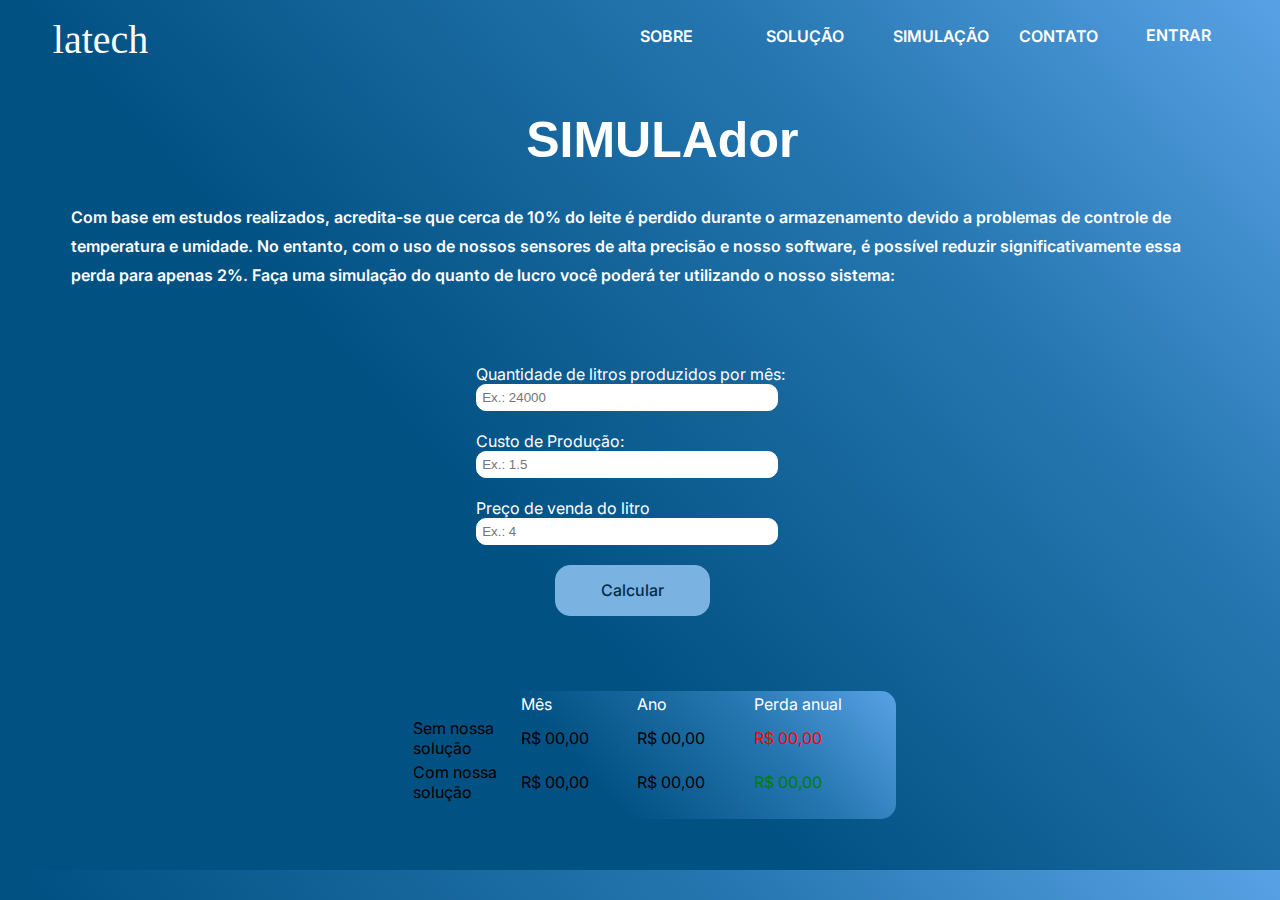
<file: Calculadora Financeira/Calculadora Estilizada/index.html>
<!DOCTYPE html>
<html lang="en">

<head>
    <meta http-equiv="Content-Type" content="text/html; charset=utf-8">
    <meta http-equiv="Content-Type" content="text/html; charset=iso-8859-1">
    <meta http-equiv="X-UA-Compatible" content="IE=edge">
    <meta name="viewport" content="width=device-width, initial-scale=1.0">
    <link rel="stylesheet" href="style.css">
    <script src="script.js"></script>
    <title>Simulação</title>
</head>

<body>
    <header>
        <nav class="navbar">
            <ul>
                <li><a href="" class="logo">latech</a></li>
                <li><a href="" class="sobre">Sobre</a></li>
                <li><a href="" class="solucao">Solução</a></li>
                <li><a href="" class="simulacao">Simulação</a></li>
                <li><a href="" class="contato">Contato</a></li>
                <li><a href="" class="entrar">Entrar</a></li>
            </ul>
        </nav>

    </header>
    <main>
        <section class="container">
            <div class="simlacss">
                <text class="simulalogo">SIMULAdor</text><br><br><br>
                <text class="textosimulacao">Com base em estudos realizados, acredita-se que cerca de 10% do leite é
                    perdido durante o armazenamento devido a problemas de
                    controle de temperatura e umidade. No entanto, com o uso de nossos sensores de alta precisão e nosso
                    software, é possível
                    reduzir significativamente essa perda para apenas 2%. Faça uma simulação do quanto de lucro você
                    poderá ter utilizando o nosso
                    sistema:</text><br><br>
                <div class="inputs">
                    <text>Quantidade de litros produzidos por mês:</text><br>
                    <input id="inpLitros" placeholder="Ex.: 24000"><br><br>
                    <text>Custo de Produção:</text><br>
                    <input id="inpCustoProd" placeholder="Ex.: 1.5"><br><br>
                    <text>Preço de venda do litro</text><br>
                    <input id="inpVendaLitro" placeholder="Ex.: 4"><br><br>
                    <button onclick="simular()" class="btnCalc">Calcular</button>
                </div>
            </div><br>
            <div id="resultado" class="divresultado">
                <div class="divtitulos">
                    <table id="tb-resultado">
                        <tr class="titulos">
                            <td> </td>
                            <td id="novo">Mês</tsd>
                            <td id="novo">Ano</td>
                            <td id="novo">Perda anual</td>
                        </tr>
                        <tr>
                            <td id="title-colunm">Sem nossa solução</td>
                            <td id="info-colunm">R$ 00,00</td>
                            <td id="info-colunm">R$ 00,00</td>
                            <td style="color: red" id="info-table">R$ 00,00</td>
                        </tr>
                        <tr>
                            <td id="title-colunm">Com nossa solução</td>
                            <td id="info-colunm">R$ 00,00</td>
                            <td id="info-colunm">R$ 00,00</td>
                            <td style="color: green" id="info-table">R$ 00,00</td>
                        </tr>
                    </table>
                </div>

            </div>
        </section>
    </main>

</body>

</html>
</file>
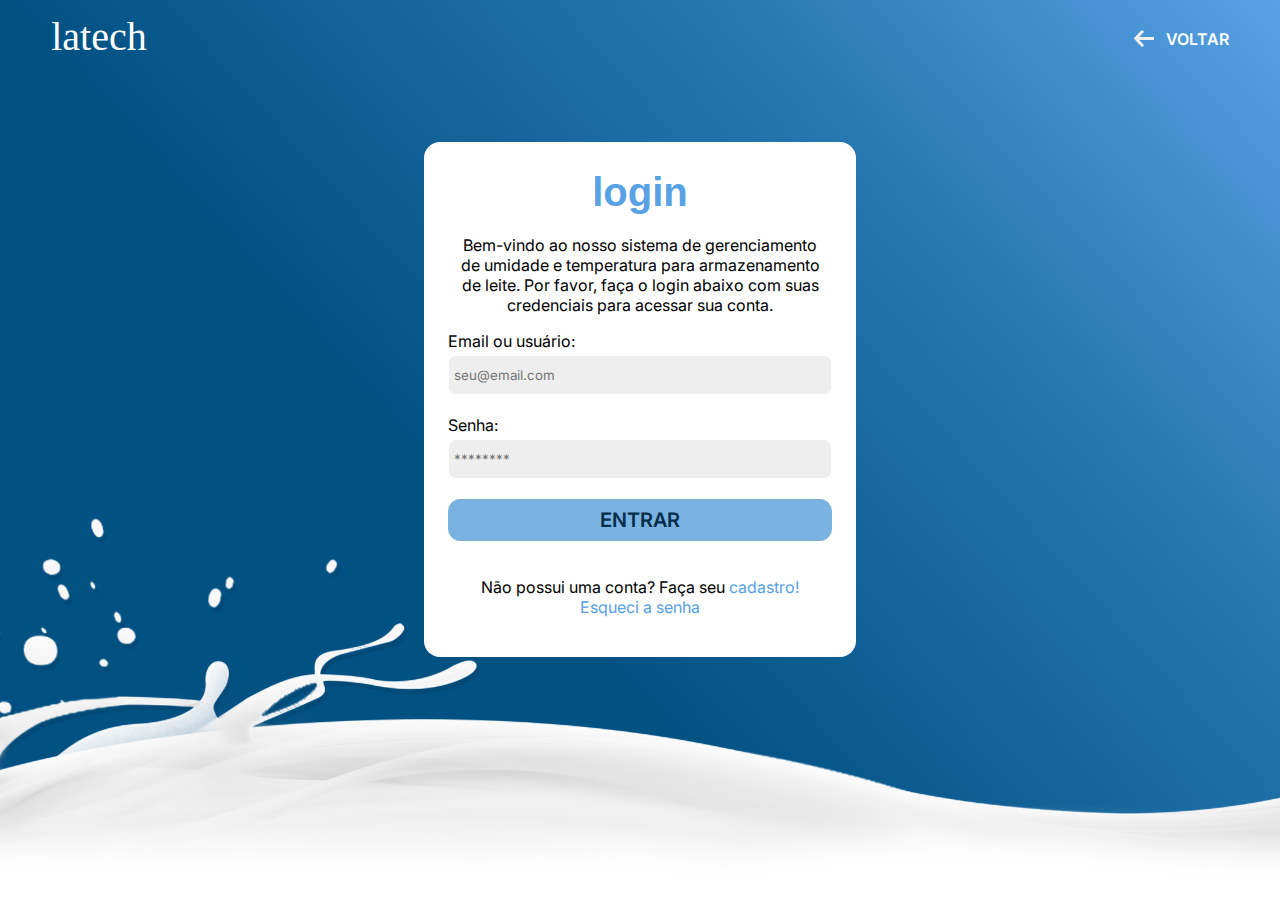
<file: Projeto/site-institucional/login.html>
<html lang="pt-br">
<head>
    <meta charset="UTF-8">
    <meta http-equiv="X-UA-Compatible" content="IE=edge">
    <meta name="viewport" content="width=device-width, initial-scale=1.0">
    <link rel="stylesheet" href="assets/styles/style.css">
    <title>Document</title>
</head>
<body>
    <header class="header-login">

        <nav class="navbar">
            <span class="logo">Latech</span>
            <ul>
                <li>
                    <a href="index.html" class="voltar">
                        <img src="assets/img/icons/arrow.svg" alt="">
                        Voltar
                    </a>
                </li>
            </ul>
        </nav>

        <div class="container-login">
            <h1 class="titulo">login</h1>
            <p>
                Bem-vindo ao nosso sistema de gerenciamento de umidade e temperatura para armazenamento de leite. Por favor, faça o login abaixo com suas credenciais para acessar sua conta.
            </p>

            <div class="form">
                <label for="inp_email">
                    Email ou usuário: 
                    <input type="text" id="inp_email" placeholder="seu@email.com">
                </label>
                <label for="inp_senha">
                    Senha:
                    <input type="password" id="inp_senha" placeholder="********">
                </label>
                <button class="btn">entrar</button>

                <p>Não possui uma conta? Faça seu <a href="index.html"><span>cadastro!</span></a> <br> </a> 
                <a href="login.html"><span>Esqueci a senha</span></a></p> 
            </div>
        </div>
        <img 
        src="assets/img/background/milkwave.png" 
        class="header-background"
        alt="">
    </header>
</body>
</html>
</file>
<file: Calculadora Financeira/Calculadora Estilizada/style.css>
@import url('https://fonts.googleapis.com/css?family=Inter');
@import url('https://fonts.cdnfonts.com/css/cocosharp-trial');
@import url('https://fonts.cdnfonts.com/css/momcake?styles=70427,70426');


body {
    background: linear-gradient(227.85deg, #58A1E4 0.29%, #2677B1 27.04%, #025183 61.07%);
    justify-content: center;
    align-items: center;
}

.container {
    display: flex;
    position: relative;
    margin: 2% 3%;
    padding: 2%;
    width: 90%;
    height: auto;
    justify-content: center;
    align-items: center;
    flex-direction: column;
    border-radius: 10px;
}

.navbar {
    height: auto;
    position: relative;
    width: 100%;
    left: auto;
}

ul {
    display: flex;
    list-style: none;
    align-items: center;
    gap: 10%;
}

li a {
    text-decoration: none;
    color: #ffffff;
}

.logo {
    position: relative;
    width: auto;
    height: auto;
    left: 5%;
    top: 2%;
    font-family: 'CocoSharp Trial';
    font-style: normal;
    font-size: 2.5em;
    text-transform: lowercase;
    color: #FFFFFF;
}

.sobre {
    position: absolute;
    width: auto;
    height: auto;
    left: 50%;
    top: 1%;
    font-family: 'Inter';
    font-style: normal;
    font-weight: 600;
    font-size: 100%;
    line-height: 40px;
    text-transform: uppercase;
    color: #FFFFFF;
}

.solucao {
    position: absolute;
    width: auto;
    height: auto;
    left: 60%;
    top: 1%;
    font-family: 'Inter';
    font-style: normal;
    font-weight: 600;
    font-size: 100%;
    line-height: 40px;


    text-transform: uppercase;
    color: #FFFFFF;
}

.simulacao {
    position: absolute;
    width: auto;
    height: auto;
    left: 70%;
    top: 1%;
    font-family: 'Inter';
    font-style: normal;
    font-weight: 600;
    font-size: 100%;
    line-height: 40px;

    /*identical to box height*/

    text-transform: uppercase;
    color: #FFFFFF;
}

.contato {
    position: absolute;
    width: auto;
    height: auto;
    left: 80%;
    top: 1%;
    font-family: 'Inter';
    font-style: normal;
    font-weight: 600;
    font-size: 100%;
    line-height: 40px;

    /* identical to box height */

    text-transform: uppercase;
    color: #FFFFFF;
}

.entrar {
    position: absolute;
    width: auto;
    height: auto;
    left: 90%;
    top: 1%;
    font-family: 'Inter';
    font-style: normal;
    font-weight: 600;
    font-size: 100%;
    line-height: 39px;
    text-transform: uppercase;
    color: #FFFFFF;
}

.simulacss {
    position: fixed;
    width: auto;
    height: auto;
}

.simulalogo {
    position: relative;
    width: auto;
    height: auto;
    left: 40%;
    top: 10%;
    font-family: 'MOMCAKE', sans-serif;
    font-style: normal;
    font-weight: 700;
    font-size: 50px;
    line-height: 53px;

    /* identical to box height */
    color: #FFFFFF;
}

.textosimulacao {
    position: relative;
    width: auto;
    height: auto;
    text-align: center;
    top: auto;

    font-family: 'Inter';
    font-style: normal;
    font-weight: 600;
    font-size: 100%;
    line-height: 29px;
    text-align: justify;

    color: #FFFFFF;

}

.inputs {
    align-items: center;
    width: 30%;
    font-size: 100%;
    font-family: 'Inter';
    font-style: normal;
    color: #FFFFFF;
    margin: 5%;
    position: relative;
    margin: auto;
    padding: 5%;
    border-radius: 15px;
}

div input {
    align-items: center;
    border-radius: 10px;
    padding: 5px;
    margin-left: 2%;
    width: 85%;
    border: 1px solid #FFFFFF;
}

div .inputs text {
    margin-left: 2%;
}

.btnCalc {
    display: flex;
    justify-content: center;
    align-items: center;
    border: 1px solid #7ab3e1;
    padding: 5px 45px;
    cursor: pointer;
    background: #7AB2E1;
    border-radius: 15px;
    margin: 0% 25%;

    /*Letras dentro do Button*/

    font-family: 'Inter';
    font-style: normal;
    font-weight: 500;
    font-size: 100%;
    line-height: 39px;
    color: #012E4A;
}

.btnCalc:hover {
    background: color #1174c4;
}

.btnCalc:active {
    position: relative;
    top: 1px;
}

.divresultado {
    display: flex;
    width: 45%;
    height: 8em;
    background: linear-gradient(227.85deg, #58A1E4 0.29%, #2677B1 27.04%, #025183 61.07%);
    font-family: 'Inter';
    border: 1px #58A1E4;
    font-style: normal;
    border-radius: 15px;
    justify-content: center;
    align-items: center;
    flex-direction: column;
}

.divtitulos {
    border-radius: 15px 15px 0 0;
    overflow: hidden;
    width: 90%;
    height: 100%;

}

.titulos {
    color: #FFFFFF;
    overflow: hidden;
    border-radius: 15px;
    width: auto;
}

#novo {
    width: 25.5% ;
    align-items: center;
}

td{
    width: auto;
    font-size: 100%;
}
</file>
<file: Projeto/site-institucional/assets/styles/style.css>
@import url('https://fonts.googleapis.com/css?family=Inter');
@import url('https://fonts.cdnfonts.com/css/cocosharp-trial');
@import url('https://fonts.cdnfonts.com/css/momcake?styles=70427,70426');


html {
    scroll-behavior: smooth;
    overflow-x: hidden;
}

body {
    scroll-behavior: smooth;
    font-family: 'Inter';
    background: linear-gradient(227.85deg, #58A1E4 0.29%, #2677B1 27.04%, #025183 61.07%);
    background-size: cover;
    justify-content: center;
    align-items: center;
    padding: 0;
    margin: 0;
}

.titulo {
    font-family: 'MOMCAKE', sans-serif;
    font-style: normal;
    font-weight: 700;
    font-size: 50px;
    line-height: 53px;
    color: #58A1E4;
}

.btn {
    display: flex;
    justify-content: center;
    align-items: center;
    border: 1px solid #7ab3e1;
    padding: 5px 45px;
    cursor: pointer;
    background: #7AB2E1;
    border-radius: 12px;
    padding: 8px 12px;
    font-family: 'Inter';
    font-style: normal;
    font-weight: 500;
    color: #012E4A;
    text-transform: uppercase;
    font-weight: 600;
}

.container {
    display: flex;
    position: relative;
    width: 100%;
    height: auto;
    justify-content: center;
    align-items: center;
    flex-direction: column;
    border-radius: 10px;
}

.navbar {
    position: relative;
    display: flex;
    justify-content: space-between;
    width: 100%;
    box-sizing: border-box;
    padding: 1% 4%;
}

.navbar ul {
    display: flex;
    align-items: center;
    gap: 50px;
    list-style: none;
    text-transform: uppercase;
    font-weight: 600;
}

.navbar ul li a {
    text-decoration: none;
    color: #ffffff;
}

.logo {
    position: relative;
    font-family: 'CocoSharp Trial';
    font-style: normal;
    font-size: 2.5em;
    text-transform: lowercase;
    color: #FFFFFF;
}

#header-content,
#sobre,
#objetivo,
#solucao,
#simulador {
    position: relative;
    width: 100%;
    padding: 0 2%;
    box-sizing: border-box;
}

.titulo-simulador {
    font-family: 'MOMCAKE', sans-serif;
    font-style: normal;
    font-weight: 700;
    font-size: 50px;
    color: #FFFFFF;
    margin: 1;
}

.texto-simulador {
    position: relative;
    width: auto;
    height: auto;
    text-align: center;
    top: auto;
    font-family: 'Inter';
    font-style: normal;
    font-weight: 600;
    font-size: 100%;
    text-align: justify;
    color: #FFFFFF;
    margin: 1;
}

.inputs {
    display: flex;
    flex-direction: column;
    justify-content: center;
    align-items: center;
    gap: 20px;
    width: 30%;
    font-size: 100%;
    font-family: 'Inter';
    font-style: normal;
    color: #FFFFFF;
    position: relative;
    margin: auto;
    padding: 5%;
}

.inputs label {
    display: flex;
    flex-direction: column;
    gap: 8px;
    width: 100%;
}

.inputs .btn {
    width: 150px;
}

.inputs input {
    align-items: center;
    border-radius: 10px;
    padding: 5px;
    margin-left: 2%;
    width: 85%;
    height: 20px;
    border: 1px solid #FFFFFF;
}

div .inputs text {
    margin-left: 2%;
}

.btn:hover {
    background: color #1174c4;
}

.btn:active {
    position: relative;
    top: 1px;
}

#resultado {
    display: flex;
    justify-content: center;
    align-items: center;
    flex-direction: column;
    width: 100%;
    height: 8em;
    background: linear-gradient(227.85deg, #58A1E4 0.29%, #2677B1 27.04%, #025183 61.07%);
    font-family: 'Inter';
    border: 1px #58A1E4;
    font-style: normal;
    border-radius: 15px;
}

.div-titulos {
    border-radius: 15px 15px 0 0;
    overflow: hidden;
    width: 90%;
    height: 100%;

}

.titulos {
    color: #FFFFFF;
    overflow: hidden;
    border-radius: 15px;
    width: auto;
}

#novo {
    width: 25.5%;
    align-items: center;
}

td {
    width: auto;
    font-size: 100%;
}

.header-login {
    position: relative;
    width: 100%;
    height: 100%;
    display: flex;
    align-items: center;
    flex-direction: column;
}

.header-login nav ul li a {
    display: flex;
    justify-content: center;
    align-items: center;
    gap: 12px;
}

.header-login nav ul li a img {
    width: 20px;
}

.header-background {
    position: absolute;
    z-index: -1;
    bottom: 0;
}

.container-login {
    margin-top: 5%;
    border-radius: 16px;
    flex-direction: column;
    text-align: center;
    display: flex;
    padding: 24px 24px;
    background-color: white;
    width: 30%;
    justify-content: center;
}

.container-login .titulo {
    font-size: 40px;
    margin: 0;
    padding: 0;
}

.container-login p {
    font-family: 'Inter';
    padding: 0 10px 0 10px;

}

.container-login .btn {
    width: 100%;
    font-size: 20px;
}

.form {
    display: flex;
    flex-direction: column;
    gap: 20px;
}

.form input {
    width: 100%;
    background-color: #eee;
    font-family: 'Inter';
    border-radius: 8px;
    padding: 5px;
    width: 100%;
    height: 40px;
    border: 1px solid #FFFFFF;
}

.form label {
    display: flex;
    flex-direction: column;
    align-items: start;
    gap: 4px;
}

.form a {
    text-decoration: none;
}

.form span {
    color: #58A1E4;
}

.voltar {
    position: relative;
    font-family: 'Inter';
    text-transform: uppercase;
}

.header-content {
    display: flex;
    align-content: flex-start;
    margin-top: 5%;
    margin-bottom: 5%;

}

.header-content .titulo-header h1 {
    padding: 0 100px;
    width: 800px;
    height: 120px;
    font-family: 'Momcake';
    font-style: normal;
    font-weight: 700;
    font-size: 75px;
    line-height: 62px;
    color: #FFFFFF;
}

.header-content .texto-header {
    color: white;
    width: 710px;
    height: 102px;
    font-family: 'Inter';
    font-style: normal;
    font-weight: 500;
    font-size: 28px;
    line-height: 34px;
    padding: 0 0 0 100px;
}

.imagem-garrafa img {
    width: 100%;
}

.header-content button {
    background: #7AB2E1;
    display: flex;
    font-weight: bold;
    font-size: 20px;
    border-radius: 15px;
    color: #012E4A;
    padding: 1% 2%;
    margin-top: 3%;
    margin-left: 10%;
    border: none;
    display: flex;
}

.header-content .imagem-leite .img1 {
    border: none;
    width: 340px;
    height: 500px;
    padding: 40px 20px;
    color: white;
    background-image: url('/assets/img/illustrations/milk-bottle-free\.png');
    background-size: cover;
}


#sobre {
    padding: 2% 0 ;
    border: 0px;
    background-repeat: no-repeat;
    background-color: #FFFFFF;

}

.sobre-texto {
    width: 100%;
    height: 50%;
    display: flex;
    align-items: center;
    justify-content: space-between;
}

.sobre-titulo {
    display: flex;
    justify-content: center;
    font-family: 'MOMCAKE', sans-serif;
    font-style: normal;
    font-weight: 700;
    font-size: 50px;
  
    color: #58A1E4;
}

.sobre-corpo {
    margin: 50px;
    width: 50%;
    text-align: justify;
    font-weight: 600;

}

.icon_latech {
    margin-left: 5%;
    width: 450px;
}

.sobre-texto .sobre-corpo p {
    color: black;
    line-height: 24px;
    text-align: justify;
}


footer {
    background-color: white;
    position: relative;

}

footer .final {
    justify-content: space-around;
    display: flex;
    padding: 120px;

}

footer .logo_footer {
    padding-right: 150px;
    padding-left: 100px;
    text-align: center;
}

footer ul {
    list-style-type: none;
    padding-left: 200px;
    text-decoration: none;
    text-align: center;
}

footer li {
    padding-left: 200px;
}

footer #dois {
    display: flex;
    justify-content: space-evenly;
    text-decoration: none;
    text-align: center;

}

footer #redes {
    display: flex;
    justify-content: space-evenly;
    text-decoration: none;
    text-align: center;
    color: #232323;
    font-size: 12px;

}

footer .final2 {
    position: relative;
    display: flex;
    text-decoration: none;
    list-style: none;
    text-transform: uppercase;
    margin-top: 0px;
    border-top: 1px #7AB2E1 solid;

}

.navbar_inf {
    position: relative;
    display: flex;
    width: 100%;
    box-sizing: border-box;
    padding: 1% 4%;
}

footer li {
    padding: 1% 4%;

}


.navbar_inf ul {
    display: flex;
    align-items: center;
    font-weight: 300;
}

.navbar_inf ul li a {
    color: #232323;
    list-style: none;
    text-decoration: none;
}

footer .cop {
    display: flex;
    margin: 0 50px 0 0;
    padding: 30px 100px 0 0;
    font-size: 10px;
}

.titulo-objetivo {
    display: flex;
    justify-content: center;
}

#objetivo {
    background-color: white;
}

.vaca {
    margin-left: 5%;
    width: 450px;
}

.objetivo01 {
    display: flex;
    justify-content: space-between;
    align-items: center;
}

.objetivo01 p {
    margin: 50px;
    text-align: justify;
    font-weight: 600;
}

.arrow-objetivo {
    position: absolute;
    width: 18%;
    top: 28%;
    left: 42%;
}

.objetivo02 {
    display: flex;
    justify-content: space-between;
    align-items: center;
}

.objetivo02 p {
    margin: 50px;
    text-align: justify;
    font-weight: 600;
}

.arrow-objetivo2 {
    position: absolute;
    width: 24%;
    top: 62%;
    left: 38%;
}

.business {
    width: 550px;
    height: 400px;
}

.objetivo03 {
    display: flex;
    justify-content: space-between;
    align-items: center;
}

.objetivo03 p {
    margin: 50px;
    text-align: justify;
    font-weight: 600;
}

.milk02 {
    width: 100%;
    position: relative;
    top: -20%;
}

.milk01 {
    width: 100%;
    position: relative;
}
</file>
